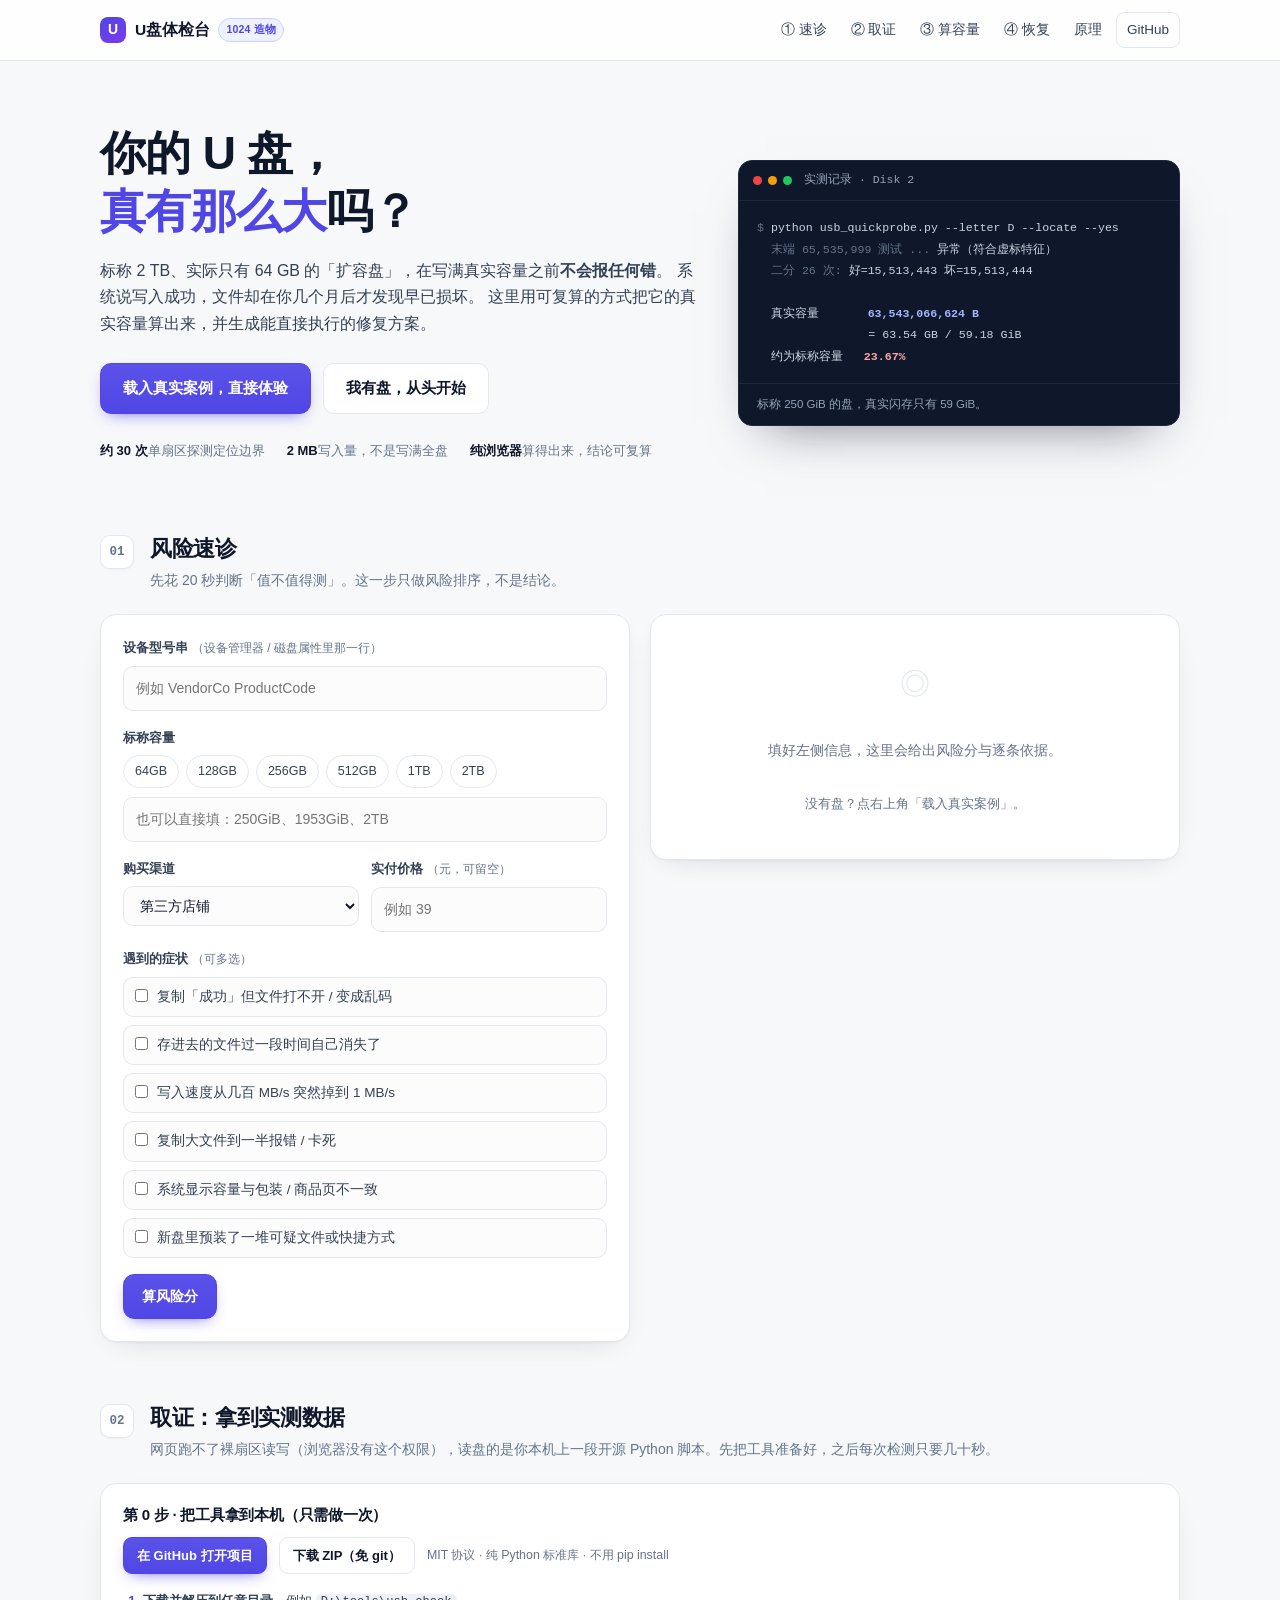
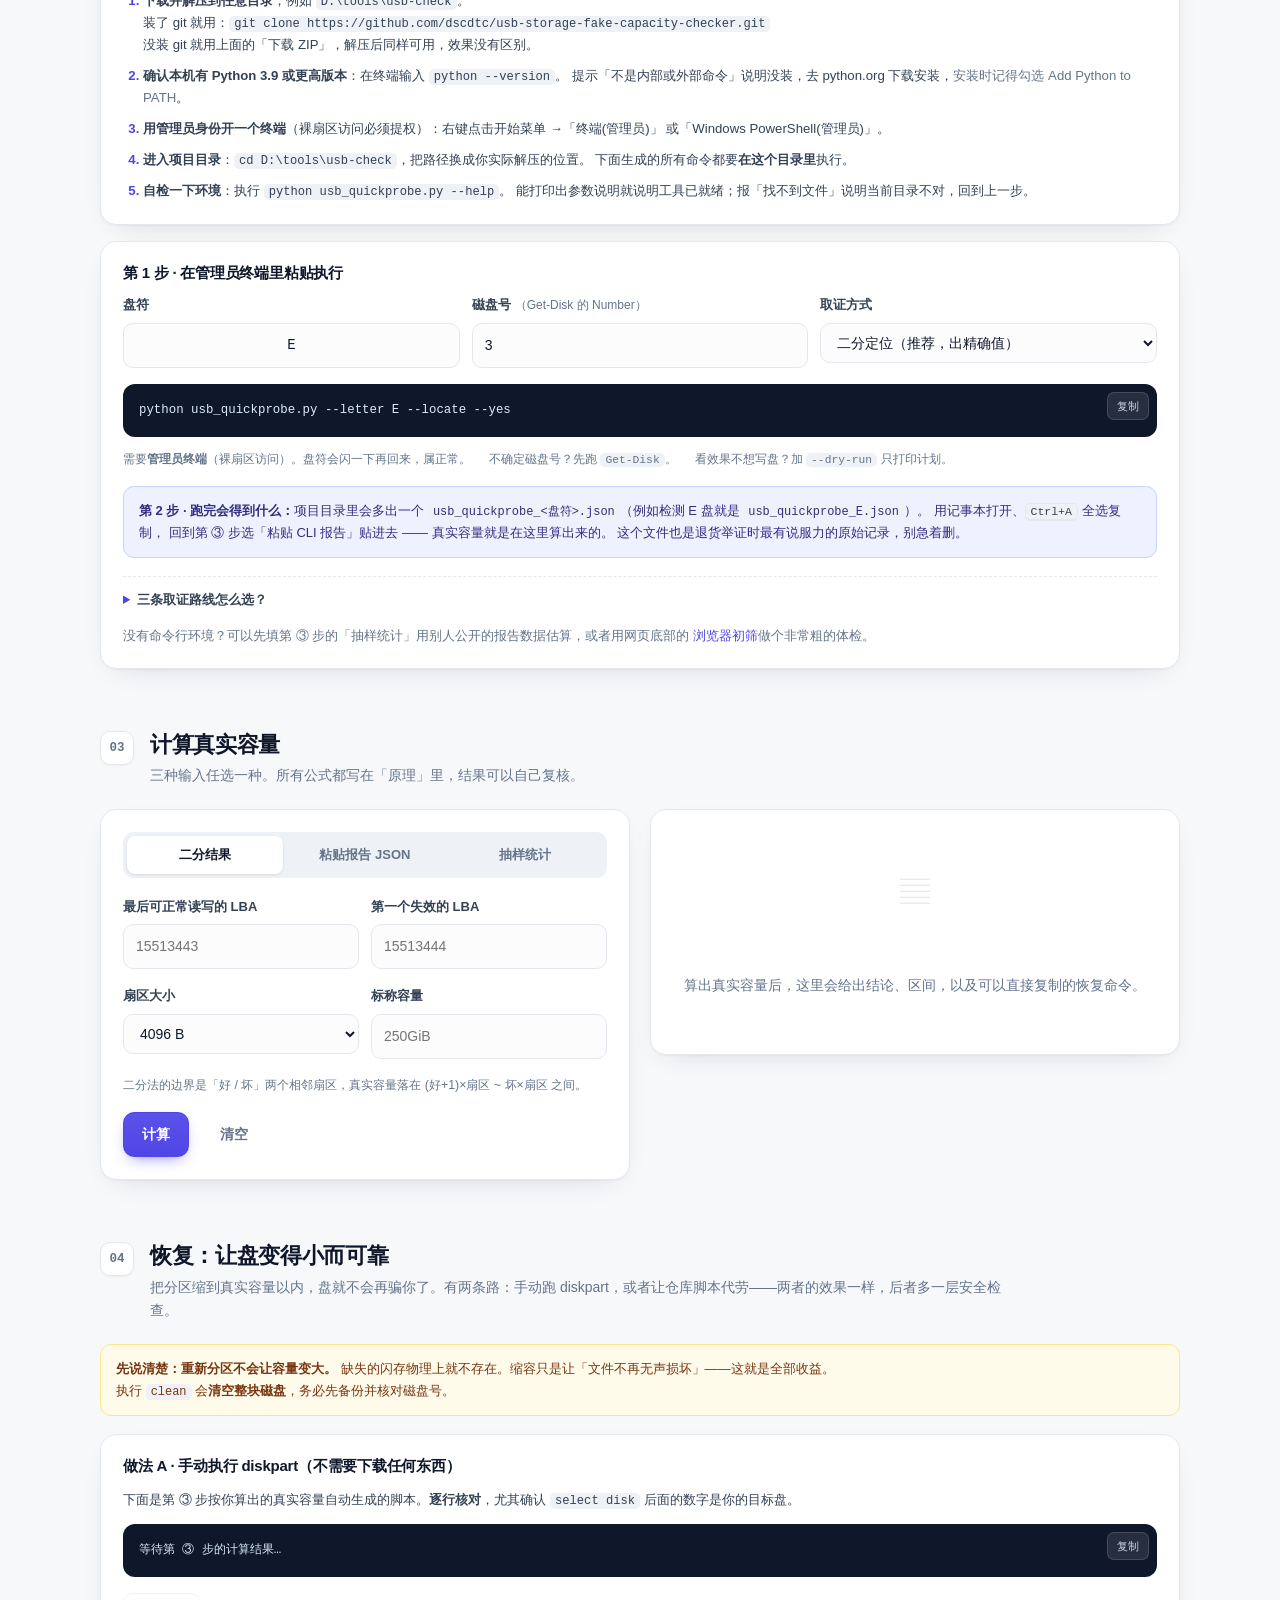
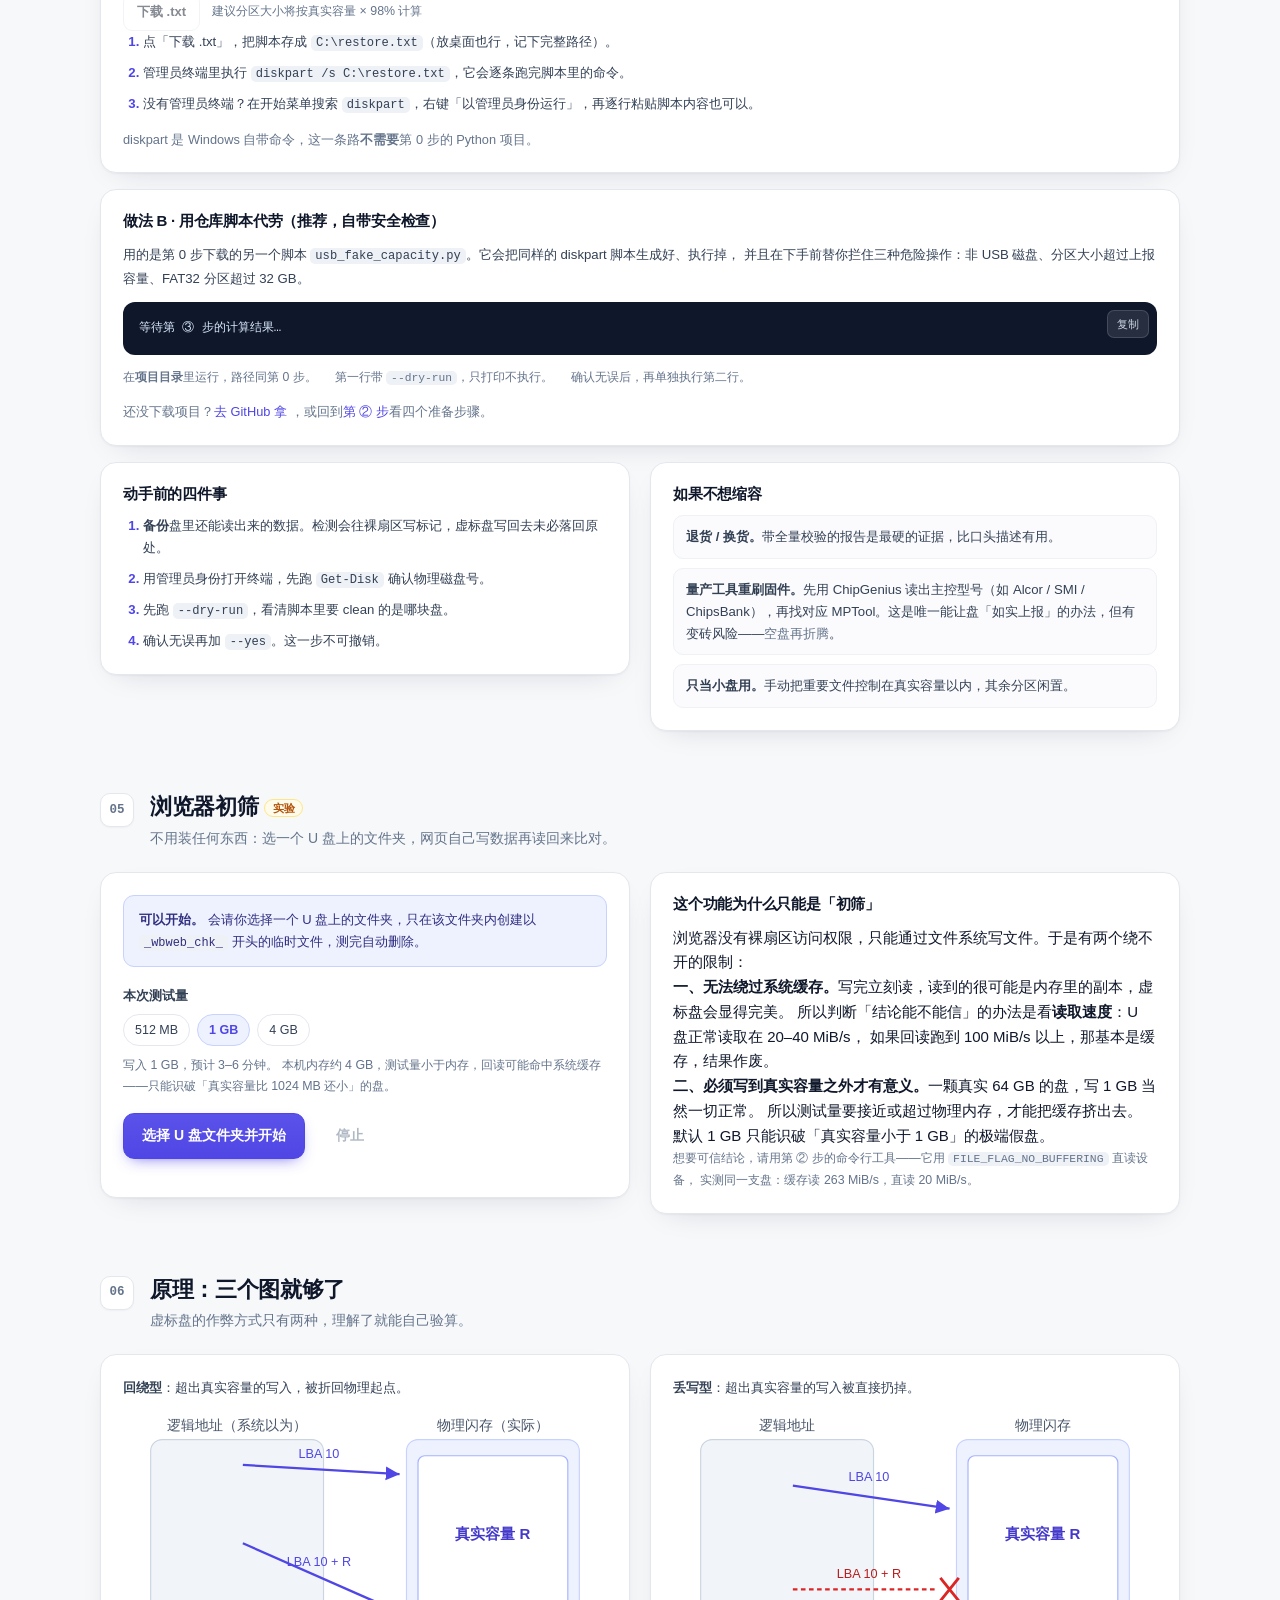
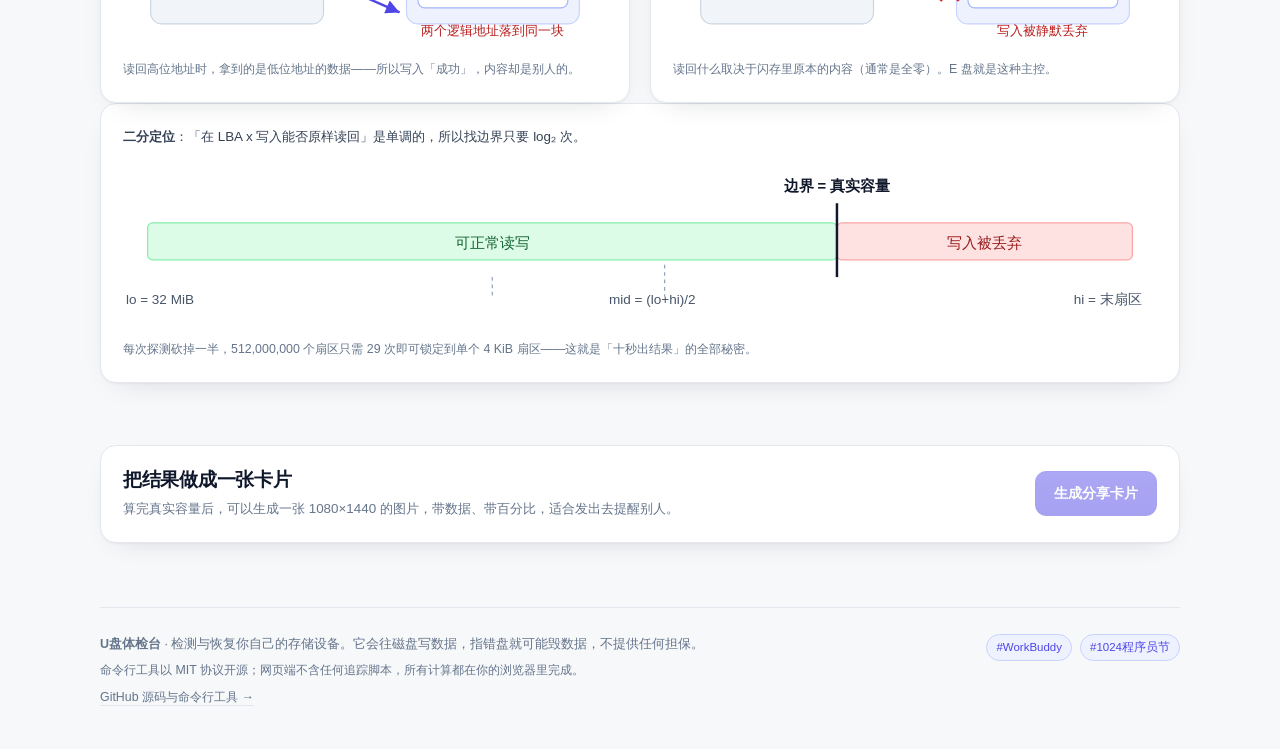
<file: web/index.html>
<!DOCTYPE html>
<html lang="zh-CN">
<head>
<meta charset="utf-8">
<meta name="viewport" content="width=device-width, initial-scale=1">
<title>U盘体检台 · 测出扩容盘的真实容量</title>
<meta name="description" content="标称 2TB 实际 64GB 的扩容 U 盘在你写满之前不会报错。速诊风险、生成取证命令、计算真实容量、生成恢复方案。">
<link rel="stylesheet" href="styles.css">
<link rel="icon" href="data:image/svg+xml,<svg xmlns='http://www.w3.org/2000/svg' viewBox='0 0 32 32'><text y='25' font-size='26'>🔍</text></svg>">
</head>
<body>

<header class="topbar">
  <div class="wrap topbar-inner">
    <a class="brand" href="#top">
      <span class="brand-mark">U</span>
      <span class="brand-name">U盘体检台</span>
      <span class="brand-badge">1024 造物</span>
    </a>
    <nav class="nav">
      <a href="#diagnose">① 速诊</a>
      <a href="#measure">② 取证</a>
      <a href="#calc">③ 算容量</a>
      <a href="#restore">④ 恢复</a>
      <a href="#how">原理</a>
      <a id="repoLink" class="nav-ghost" href="#" hidden>GitHub</a>
    </nav>
  </div>
</header>

<main id="top">

  <!-- ============ HERO ============ -->
  <section class="hero wrap">
    <div class="hero-copy">
      <h1>你的 U 盘，<br><span class="hl">真有那么大</span>吗？</h1>
      <p class="lede">
        标称 2 TB、实际只有 64 GB 的「扩容盘」，在写满真实容量之前<strong>不会报任何错</strong>。
        系统说写入成功，文件却在你几个月后才发现早已损坏。
        这里用可复算的方式把它的真实容量算出来，并生成能直接执行的修复方案。
      </p>
      <div class="hero-actions">
        <button id="demoBtn" class="btn btn-primary btn-lg">载入真实案例，直接体验</button>
        <a class="btn btn-lg" href="#diagnose">我有盘，从头开始</a>
      </div>
      <ul class="facts">
        <li><b>约 30 次</b>单扇区探测定位边界</li>
        <li><b>2 MB</b>写入量，不是写满全盘</li>
        <li><b>纯浏览器</b>算得出来，结论可复算</li>
      </ul>
    </div>
    <aside class="hero-card">
      <div class="hc-head">
        <span class="dot dot-red"></span><span class="dot dot-amber"></span><span class="dot dot-green"></span>
        <span class="hc-title">实测记录 · Disk 2</span>
      </div>
      <pre class="hc-code"><span class="c-dim">$</span> python usb_quickprobe.py --letter D --locate --yes
  <span class="c-dim">末端 65,535,999 测试 ...</span> 异常（符合虚标特征）
  <span class="c-dim">二分 26 次:</span> 好=15,513,443 坏=15,513,444

  真实容量       <span class="c-key">63,543,066,624 B</span>
                = 63.54 GB / 59.18 GiB
  约为标称容量   <span class="c-bad">23.67%</span></pre>
      <div class="hc-foot">标称 250 GiB 的盘，真实闪存只有 59 GiB。</div>
    </aside>
  </section>

  <!-- ============ ① 速诊 ============ -->
  <section id="diagnose" class="section wrap">
    <div class="sec-head">
      <span class="sec-num">01</span>
      <div>
        <h2>风险速诊</h2>
        <p>先花 20 秒判断「值不值得测」。这一步只做风险排序，<em>不是结论</em>。</p>
      </div>
    </div>

    <div class="grid-2">
      <div class="card form">
        <label class="field">
          <span class="label">设备型号串<em>（设备管理器 / 磁盘属性里那一行）</em></span>
          <input id="dModel" type="text" placeholder="例如 VendorCo ProductCode" list="modelHints" autocomplete="off">
          <datalist id="modelHints">
            <option value="VendorCo ProductCode"></option>
            <option value="Flash Disk 3.0"></option>
            <option value="General UDisk"></option>
            <option value="USB DISK 2.0"></option>
            <option value="Mass Storage Device"></option>
          </datalist>
        </label>

        <div class="field">
          <span class="label">标称容量</span>
          <div class="chips" id="capChips">
            <button type="button" data-cap="64GB">64GB</button>
            <button type="button" data-cap="128GB">128GB</button>
            <button type="button" data-cap="256GB">256GB</button>
            <button type="button" data-cap="512GB">512GB</button>
            <button type="button" data-cap="1TB">1TB</button>
            <button type="button" data-cap="2TB">2TB</button>
          </div>
          <input id="dCap" type="text" placeholder="也可以直接填：250GiB、1953GiB、2TB" autocomplete="off">
        </div>

        <div class="grid-2 tight">
          <label class="field">
            <span class="label">购买渠道</span>
            <select id="dChannel">
              <option value="brand">品牌官方 / 电商自营</option>
              <option value="third" selected>第三方店铺</option>
              <option value="used">二手 / 个人</option>
              <option value="gift">赠品 / 来源不明</option>
            </select>
          </label>
          <label class="field">
            <span class="label">实付价格<em>（元，可留空）</em></span>
            <input id="dPrice" type="number" min="0" step="1" placeholder="例如 39">
          </label>
        </div>

        <div class="field">
          <span class="label">遇到的症状<em>（可多选）</em></span>
          <div class="checks" id="dSymptoms">
            <label><input type="checkbox" value="corrupt" data-w="35"><span>复制「成功」但文件打不开 / 变成乱码</span></label>
            <label><input type="checkbox" value="vanish" data-w="40"><span>存进去的文件过一段时间自己消失了</span></label>
            <label><input type="checkbox" value="slow" data-w="20"><span>写入速度从几百 MB/s 突然掉到 1 MB/s</span></label>
            <label><input type="checkbox" value="fail" data-w="10"><span>复制大文件到一半报错 / 卡死</span></label>
            <label><input type="checkbox" value="mismatch" data-w="25"><span>系统显示容量与包装 / 商品页不一致</span></label>
            <label><input type="checkbox" value="preload" data-w="15"><span>新盘里预装了一堆可疑文件或快捷方式</span></label>
          </div>
        </div>

        <button id="dRun" class="btn btn-primary">算风险分</button>
      </div>

      <div class="card result-card" id="dResult">
        <div class="empty-state" id="dEmpty">
          <div class="empty-icon">◎</div>
          <p>填好左侧信息，这里会给出风险分与逐条依据。</p>
          <p class="muted">没有盘？点右上角「载入真实案例」。</p>
        </div>
        <div id="dOut" hidden></div>
      </div>
    </div>
  </section>

  <!-- ============ ② 取证 ============ -->
  <section id="measure" class="section wrap">
    <div class="sec-head">
      <span class="sec-num">02</span>
      <div>
        <h2>取证：拿到实测数据</h2>
        <p>网页跑不了裸扇区读写（浏览器没有这个权限），读盘的是你本机上一段开源 Python 脚本。先把工具准备好，之后每次检测只要几十秒。</p>
      </div>
    </div>

    <div class="card">
      <h3 class="card-title">第 0 步 · 把工具拿到本机（只需做一次）</h3>
      <div class="row-2 mb">
        <a class="btn btn-primary btn-sm" href="https://github.com/dscdtc/usb-storage-fake-capacity-checker" target="_blank" rel="noopener">在 GitHub 打开项目</a>
        <a class="btn btn-sm" href="https://github.com/dscdtc/usb-storage-fake-capacity-checker/archive/refs/heads/main.zip" target="_blank" rel="noopener">下载 ZIP（免 git）</a>
        <span class="micro">MIT 协议 · 纯 Python 标准库 · 不用 pip install</span>
      </div>

      <ol class="steps">
        <li>
          <b>下载并解压到任意目录</b>，例如 <code>D:\tools\usb-check</code>。<br>
          装了 git 就用：<code>git clone https://github.com/dscdtc/usb-storage-fake-capacity-checker.git</code><br>
          没装 git 就用上面的「下载 ZIP」，解压后同样可用，效果没有区别。
        </li>
        <li>
          <b>确认本机有 Python 3.9 或更高版本</b>：在终端输入 <code>python --version</code>。
          提示「不是内部或外部命令」说明没装，去 python.org 下载安装，<em>安装时记得勾选 Add Python to PATH</em>。
        </li>
        <li>
          <b>用管理员身份开一个终端</b>（裸扇区访问必须提权）：右键点击开始菜单 →「终端(管理员)」
          或「Windows PowerShell(管理员)」。
        </li>
        <li>
          <b>进入项目目录</b>：<code>cd D:\tools\usb-check</code>，把路径换成你实际解压的位置。
          下面生成的所有命令都要<strong>在这个目录里</strong>执行。
        </li>
        <li>
          <b>自检一下环境</b>：执行 <code>python usb_quickprobe.py --help</code>。
          能打印出参数说明就说明工具已就绪；报「找不到文件」说明当前目录不对，回到上一步。
        </li>
      </ol>
    </div>

    <div class="card mt">
      <h3 class="card-title">第 1 步 · 在管理员终端里粘贴执行</h3>
      <div class="grid-3 tight">
        <label class="field">
          <span class="label">盘符</span>
          <input id="mLetter" type="text" maxlength="1" value="E" autocomplete="off">
        </label>
        <label class="field">
          <span class="label">磁盘号<em>（Get-Disk 的 Number）</em></span>
          <input id="mDisk" type="number" min="0" value="3">
        </label>
        <label class="field">
          <span class="label">取证方式</span>
          <select id="mMode">
            <option value="locate">二分定位（推荐，出精确值）</option>
            <option value="probe">随机抽样（先判真假）</option>
            <option value="full">全量写满（最严谨，最慢）</option>
          </select>
        </label>
      </div>

      <div class="codeblock">
        <button class="copy-btn" data-copy="mCmd">复制</button>
        <pre id="mCmd"></pre>
      </div>

      <div class="hint-row">
        <span class="hint">需要<strong>管理员终端</strong>（裸扇区访问）。盘符会闪一下再回来，属正常。</span>
        <span class="hint">不确定磁盘号？先跑 <code>Get-Disk</code>。</span>
        <span class="hint">看效果不想写盘？加 <code>--dry-run</code> 只打印计划。</span>
      </div>

      <div class="alert alert-info mt">
        <strong>第 2 步 · 跑完会得到什么：</strong>项目目录里会多出一个
        <code>usb_quickprobe_&lt;盘符&gt;.json</code>（例如检测 E 盘就是 <code>usb_quickprobe_E.json</code>）。
        用记事本打开、<kbd>Ctrl+A</kbd> 全选复制，
        回到第 ③ 步选「粘贴 CLI 报告」贴进去 —— 真实容量就是在这里算出来的。
        这个文件也是退货举证时最有说服力的原始记录，别急着删。
      </div>

      <details class="fold">
        <summary>三条取证路线怎么选？</summary>
        <div class="table-wrap">
          <table>
            <thead><tr><th>方式</th><th>写入量</th><th>耗时</th><th>能给出什么</th></tr></thead>
            <tbody>
              <tr><td>二分定位</td><td>约 30 个扇区</td><td>10 秒</td><td>精确到 4 KiB 的真实容量</td></tr>
              <tr><td>随机抽样</td><td>约 2 MB</td><td>1–3 分钟</td><td>真假判定 + 粗估容量</td></tr>
              <tr><td>全量写满</td><td>整个标称容量</td><td>几十小时</td><td>逐字节证明，可用于退货举证</td></tr>
            </tbody>
          </table>
        </div>
      </details>

      <p class="note">
        没有命令行环境？可以先填第 ③ 步的「抽样统计」用别人公开的报告数据估算，或者用网页底部的
        <a href="#browser">浏览器初筛</a>做个非常粗的体检。
      </p>
    </div>
  </section>

  <!-- ============ ③ 算容量 ============ -->
  <section id="calc" class="section wrap">
    <div class="sec-head">
      <span class="sec-num">03</span>
      <div>
        <h2>计算真实容量</h2>
        <p>三种输入任选一种。所有公式都写在「原理」里，结果可以自己复核。</p>
      </div>
    </div>

    <div class="grid-2">
      <div class="card">
        <div class="tabs" id="calcTabs">
          <button class="tab is-on" data-tab="lba">二分结果</button>
          <button class="tab" data-tab="json">粘贴报告 JSON</button>
          <button class="tab" data-tab="sample">抽样统计</button>
        </div>

        <!-- tab: lba -->
        <div class="tabpane is-on" data-pane="lba">
          <div class="grid-2 tight">
            <label class="field">
              <span class="label">最后可正常读写的 LBA</span>
              <input id="cGood" type="number" min="0" placeholder="15513443">
            </label>
            <label class="field">
              <span class="label">第一个失效的 LBA</span>
              <input id="cBad" type="number" min="0" placeholder="15513444">
            </label>
          </div>
          <div class="grid-2 tight">
            <label class="field">
              <span class="label">扇区大小</span>
              <select id="cSector">
                <option value="4096" selected>4096 B</option>
                <option value="512">512 B</option>
              </select>
            </label>
            <label class="field">
              <span class="label">标称容量</span>
              <input id="cNominal1" type="text" placeholder="250GiB">
            </label>
          </div>
          <p class="micro">二分法的边界是「好 / 坏」两个相邻扇区，真实容量落在 (好+1)×扇区 ~ 坏×扇区 之间。</p>
        </div>

        <!-- tab: json -->
        <div class="tabpane" data-pane="json">
          <label class="field">
            <span class="label">把 <code>usb_quickprobe_*.json</code> 的内容粘进来</span>
            <textarea id="cJson" rows="8" placeholder='{"上报容量": 268435456000, "最大成功LBA": 15513443, "首个异常LBA": 15513444, ...}'></textarea>
          </label>
          <div class="row-2">
            <button id="cReadFile" class="btn btn-sm">选择 JSON 文件</button>
            <input id="cFile" type="file" accept=".json,application/json" hidden>
            <span class="micro">报告是第 ② 步跑完后生成在项目目录里的文件，两个脚本的格式都认（抽样 / 二分）。</span>
          </div>
        </div>

        <!-- tab: sample -->
        <div class="tabpane" data-pane="sample">
          <div class="grid-2 tight">
            <label class="field">
              <span class="label">抽样扇区总数</span>
              <input id="sTotal" type="number" min="1" placeholder="514">
            </label>
            <label class="field">
              <span class="label">其中读到自己的标记</span>
              <input id="sOk" type="number" min="0" placeholder="13">
            </label>
          </div>
          <label class="field">
            <span class="label">标称容量</span>
            <input id="cNominal2" type="text" placeholder="2TB">
          </label>
          <p class="micro">
            命中率 ≈ 真实容量 / 标称容量。用 Wilson 区间给出 95% 置信范围——样本只有十几个时，
            这个区间会很宽，这正是它诚实的表现。
          </p>
        </div>

        <div class="row-2 mt">
          <button id="cRun" class="btn btn-primary">计算</button>
          <button id="cReset" class="btn btn-ghost">清空</button>
        </div>
      </div>

      <div class="card result-card" id="cResult">
        <div class="empty-state" id="cEmpty">
          <div class="empty-icon">▤</div>
          <p>算出真实容量后，这里会给出结论、区间，以及可以直接复制的恢复命令。</p>
        </div>
        <div id="cOut" hidden></div>
      </div>
    </div>
  </section>

  <!-- ============ ④ 恢复 ============ -->
  <section id="restore" class="section wrap">
    <div class="sec-head">
      <span class="sec-num">04</span>
      <div>
        <h2>恢复：让盘变得小而可靠</h2>
        <p>把分区缩到真实容量以内，盘就不会再骗你了。有两条路：手动跑 diskpart，或者让仓库脚本代劳——两者的效果一样，后者多一层安全检查。</p>
      </div>
    </div>

    <div class="alert alert-warn">
      <strong>先说清楚：重新分区不会让容量变大。</strong>
      缺失的闪存物理上就不存在。缩容只是让「文件不再无声损坏」——这就是全部收益。
      <br>执行 <code>clean</code> 会<strong>清空整块磁盘</strong>，务必先备份并核对磁盘号。
    </div>

    <div class="card">
      <h3 class="card-title">做法 A · 手动执行 diskpart（不需要下载任何东西）</h3>
      <p class="prose-sm">下面是第 ③ 步按你算出的真实容量自动生成的脚本。<strong>逐行核对</strong>，尤其确认 <code>select disk</code> 后面的数字是你的目标盘。</p>
      <div class="codeblock">
        <button class="copy-btn" data-copy="rScript">复制</button>
        <pre id="rScript">等待第 ③ 步的计算结果…</pre>
      </div>
      <div class="row-2 mt">
        <button id="rDownload" class="btn btn-sm" disabled>下载 .txt</button>
        <span class="micro" id="rMeta">建议分区大小将按真实容量 × 98% 计算</span>
      </div>

      <ol class="steps mt">
        <li>点「下载 .txt」，把脚本存成 <code>C:\restore.txt</code>（放桌面也行，记下完整路径）。</li>
        <li>管理员终端里执行 <code>diskpart /s C:\restore.txt</code>，它会逐条跑完脚本里的命令。</li>
        <li>没有管理员终端？在开始菜单搜索 <code>diskpart</code>，右键「以管理员身份运行」，再逐行粘贴脚本内容也可以。</li>
      </ol>
      <p class="note">diskpart 是 Windows 自带命令，这一条路<strong>不需要</strong>第 0 步的 Python 项目。</p>
    </div>

    <div class="card mt">
      <h3 class="card-title">做法 B · 用仓库脚本代劳（推荐，自带安全检查）</h3>
      <p class="prose-sm">
        用的是第 0 步下载的另一个脚本 <code>usb_fake_capacity.py</code>。它会把同样的 diskpart 脚本生成好、执行掉，
        并且在下手前替你拦住三种危险操作：非 USB 磁盘、分区大小超过上报容量、FAT32 分区超过 32 GB。
      </p>
      <div class="codeblock">
        <button class="copy-btn" data-copy="rCmd">复制</button>
        <pre id="rCmd">等待第 ③ 步的计算结果…</pre>
      </div>
      <div class="hint-row">
        <span class="hint">在<strong>项目目录</strong>里运行，路径同第 0 步。</span>
        <span class="hint">第一行带 <code>--dry-run</code>，只打印不执行。</span>
        <span class="hint">确认无误后，再单独执行第二行。</span>
      </div>
      <p class="note">
        还没下载项目？<a href="https://github.com/dscdtc/usb-storage-fake-capacity-checker" target="_blank" rel="noopener">去 GitHub 拿</a>
        ，或回到<a href="#measure">第 ② 步</a>看四个准备步骤。
      </p>
    </div>

    <div class="grid-2 mt">
      <div class="card">
        <h3 class="card-title">动手前的四件事</h3>
        <ol class="steps">
          <li><b>备份</b>盘里还能读出来的数据。检测会往裸扇区写标记，虚标盘写回去未必落回原处。</li>
          <li>用管理员身份打开终端，先跑 <code>Get-Disk</code> 确认物理磁盘号。</li>
          <li>先跑 <code>--dry-run</code>，看清脚本里要 clean 的是哪块盘。</li>
          <li>确认无误再加 <code>--yes</code>。这一步不可撤销。</li>
        </ol>
      </div>
      <div class="card">
        <h3 class="card-title">如果不想缩容</h3>
        <ul class="plain">
          <li><b>退货 / 换货。</b>带全量校验的报告是最硬的证据，比口头描述有用。</li>
          <li><b>量产工具重刷固件。</b>先用 ChipGenius 读出主控型号（如 Alcor / SMI / ChipsBank），再找对应 MPTool。这是唯一能让盘「如实上报」的办法，但有变砖风险——<em>空盘再折腾</em>。</li>
          <li><b>只当小盘用。</b>手动把重要文件控制在真实容量以内，其余分区闲置。</li>
        </ul>
      </div>
    </div>
  </section>

  <!-- ============ 浏览器初筛 ============ -->
  <section id="browser" class="section wrap">
    <div class="sec-head">
      <span class="sec-num">05</span>
      <div>
        <h2>浏览器初筛 <span class="pill pill-beta">实验</span></h2>
        <p>不用装任何东西：选一个 U 盘上的文件夹，网页自己写数据再读回来比对。</p>
      </div>
    </div>

    <div class="grid-2">
      <div class="card">
        <div class="alert alert-info" id="fsaSupport">
          正在检查浏览器能力…
        </div>

        <label class="field">
          <span class="label">本次测试量</span>
          <div class="chips" id="bSizeChips">
            <button type="button" data-mb="512">512 MB</button>
            <button type="button" data-mb="1024" class="is-on">1 GB</button>
            <button type="button" data-mb="4096">4 GB</button>
          </div>
          <p class="micro" id="bSizeHint">测试量越大，结论越可信，也越慢。</p>
        </label>

        <div class="row-2">
          <button id="bStart" class="btn btn-primary">选择 U 盘文件夹并开始</button>
          <button id="bStop" class="btn btn-ghost" disabled>停止</button>
        </div>

        <div class="progress mt" id="bProgWrap" hidden>
          <div class="progress-bar"><span id="bBar"></span></div>
          <div class="progress-meta"><span id="bPhase">准备中</span><span id="bStat"></span></div>
        </div>

        <pre id="bLog" class="log" hidden></pre>
        <div id="bVerdict" class="mt"></div>
      </div>

      <div class="card prose">
        <h3 class="card-title">这个功能为什么只能是「初筛」</h3>
        <p>
          浏览器没有裸扇区访问权限，只能通过文件系统写文件。于是有两个绕不开的限制：
        </p>
        <p>
          <b>一、无法绕过系统缓存。</b>写完立刻读，读到的很可能是内存里的副本，虚标盘会显得完美。
          所以判断「结论能不能信」的办法是看<strong>读取速度</strong>：U 盘正常读取在 20–40 MiB/s，
          如果回读跑到 100 MiB/s 以上，那基本是缓存，结果作废。
        </p>
        <p>
          <b>二、必须写到真实容量之外才有意义。</b>一颗真实 64 GB 的盘，写 1 GB 当然一切正常。
          所以测试量要接近或超过物理内存，才能把缓存挤出去。默认 1 GB 只能识破「真实容量小于 1 GB」的极端假盘。
        </p>
        <p class="micro">
          想要可信结论，请用第 ② 步的命令行工具——它用 <code>FILE_FLAG_NO_BUFFERING</code> 直读设备，
          实测同一支盘：缓存读 263 MiB/s，直读 20 MiB/s。
        </p>
      </div>
    </div>
  </section>

  <!-- ============ 原理 ============ -->
  <section id="how" class="section wrap">
    <div class="sec-head">
      <span class="sec-num">06</span>
      <div>
        <h2>原理：三个图就够了</h2>
        <p>虚标盘的作弊方式只有两种，理解了就能自己验算。</p>
      </div>
    </div>

    <div class="grid-2">
      <figure class="card fig">
        <figcaption><b>回绕型</b>：超出真实容量的写入，被折回物理起点。</figcaption>
        <svg viewBox="0 0 420 220" role="img" aria-label="回绕型地址映射示意图">
          <defs>
            <marker id="ar1" markerWidth="8" markerHeight="8" refX="6" refY="3" orient="auto">
              <path d="M0,0 L6,3 L0,6 Z" fill="#4f46e5"/>
            </marker>
          </defs>
          <rect x="24" y="30" width="150" height="160" rx="10" fill="#f1f5f9" stroke="#cbd5e1"/>
          <text x="99" y="22" text-anchor="middle" font-size="12" fill="#475569">逻辑地址（系统以为）</text>
          <rect x="246" y="30" width="150" height="160" rx="10" fill="#eef2ff" stroke="#c7d2fe"/>
          <text x="321" y="22" text-anchor="middle" font-size="12" fill="#475569">物理闪存（实际）</text>
          <rect x="256" y="44" width="130" height="132" rx="6" fill="#fff" stroke="#a5b4fc"/>
          <text x="321" y="116" text-anchor="middle" font-size="13" font-weight="700" fill="#4338ca">真实容量 R</text>
          <line x1="104" y1="52" x2="240" y2="60" stroke="#4f46e5" stroke-width="2" marker-end="url(#ar1)"/>
          <text x="170" y="46" text-anchor="middle" font-size="11" fill="#4f46e5">LBA 10</text>
          <line x1="104" y1="120" x2="240" y2="180" stroke="#4f46e5" stroke-width="2" marker-end="url(#ar1)"/>
          <text x="170" y="140" text-anchor="middle" font-size="11" fill="#4f46e5">LBA 10 + R</text>
          <text x="321" y="200" text-anchor="middle" font-size="11" fill="#b91c1c">两个逻辑地址落到同一块</text>
        </svg>
        <p class="micro">读回高位地址时，拿到的是低位地址的数据——所以写入「成功」，内容却是别人的。</p>
      </figure>

      <figure class="card fig">
        <figcaption><b>丢写型</b>：超出真实容量的写入被直接扔掉。</figcaption>
        <svg viewBox="0 0 420 220" role="img" aria-label="丢写型示意图">
          <rect x="24" y="30" width="150" height="160" rx="10" fill="#f1f5f9" stroke="#cbd5e1"/>
          <text x="99" y="22" text-anchor="middle" font-size="12" fill="#475569">逻辑地址</text>
          <rect x="246" y="30" width="150" height="160" rx="10" fill="#eef2ff" stroke="#c7d2fe"/>
          <text x="321" y="22" text-anchor="middle" font-size="12" fill="#475569">物理闪存</text>
          <rect x="256" y="44" width="130" height="132" rx="6" fill="#fff" stroke="#a5b4fc"/>
          <text x="321" y="116" text-anchor="middle" font-size="13" font-weight="700" fill="#4338ca">真实容量 R</text>
          <line x1="104" y1="70" x2="240" y2="90" stroke="#4f46e5" stroke-width="2" marker-end="url(#ar1)"/>
          <text x="170" y="66" text-anchor="middle" font-size="11" fill="#4f46e5">LBA 10</text>
          <line x1="104" y1="160" x2="228" y2="160" stroke="#dc2626" stroke-width="2" stroke-dasharray="4 3"/>
          <path d="M232 150 L248 170 M248 150 L232 170" stroke="#dc2626" stroke-width="2.5"/>
          <text x="170" y="150" text-anchor="middle" font-size="11" fill="#b91c1c">LBA 10 + R</text>
          <text x="321" y="200" text-anchor="middle" font-size="11" fill="#b91c1c">写入被静默丢弃</text>
        </svg>
        <p class="micro">读回什么取决于闪存里原本的内容（通常是全零）。E 盘就是这种主控。</p>
      </figure>
    </div>

    <div class="card fig mt">
      <figcaption><b>二分定位</b>：「在 LBA x 写入能否原样读回」是单调的，所以找边界只要 log₂ 次。</figcaption>
      <svg viewBox="0 0 840 150" role="img" aria-label="二分查找容量边界示意图">
        <rect x="20" y="56" width="560" height="30" rx="4" fill="#dcfce7" stroke="#86efac"/>
        <rect x="580" y="56" width="240" height="30" rx="4" fill="#fee2e2" stroke="#fca5a5"/>
        <text x="300" y="76" text-anchor="middle" font-size="12" fill="#166534">可正常读写</text>
        <text x="700" y="76" text-anchor="middle" font-size="12" fill="#991b1b">写入被丢弃</text>
        <line x1="580" y1="40" x2="580" y2="100" stroke="#0f172a" stroke-width="2"/>
        <text x="580" y="30" text-anchor="middle" font-size="12" font-weight="700" fill="#0f172a">边界 = 真实容量</text>
        <g font-size="11" fill="#475569" text-anchor="middle">
          <text x="30" y="122">lo = 32 MiB</text>
          <text x="430" y="122">mid = (lo+hi)/2</text>
          <text x="800" y="122">hi = 末扇区</text>
        </g>
        <g stroke="#94a3b8" stroke-dasharray="3 3">
          <line x1="300" y1="100" x2="300" y2="116"/>
          <line x1="440" y1="90" x2="440" y2="116"/>
        </g>
      </svg>
      <p class="micro">
        每次探测砍掉一半，512,000,000 个扇区只需 29 次即可锁定到单个 4 KiB 扇区——这就是「十秒出结果」的全部秘密。
      </p>
    </div>
  </section>

  <!-- ============ 分享卡 ============ -->
  <section class="section wrap">
    <div class="card cta-card">
      <div>
        <h2>把结果做成一张卡片</h2>
        <p>算完真实容量后，可以生成一张 1080×1440 的图片，带数据、带百分比，适合发出去提醒别人。</p>
      </div>
      <button id="shareBtn" class="btn btn-primary" disabled>生成分享卡片</button>
    </div>
    <div id="shareWrap" class="share-wrap" hidden>
      <canvas id="shareCanvas" width="1080" height="1440"></canvas>
      <img id="shareImg" class="share-img" alt="U盘真实容量分享卡片" hidden>
      <p id="shareHint" class="micro share-hint" hidden>长按上面的图片即可保存到相册</p>
      <div class="share-actions">
        <button id="shareDl" class="btn btn-primary">下载 PNG</button>
        <button id="shareClose" class="btn btn-ghost">收起</button>
      </div>
    </div>
  </section>

  <footer class="footer wrap">
    <div>
      <p><b>U盘体检台</b> · 检测与恢复你自己的存储设备。它会往磁盘写数据，指错盘就可能毁数据，不提供任何担保。</p>
      <p class="micro">命令行工具以 MIT 协议开源；网页端不含任何追踪脚本，所有计算都在你的浏览器里完成。</p>
      <p class="micro"><a class="foot-link" href="https://github.com/dscdtc/usb-storage-fake-capacity-checker" target="_blank" rel="noopener">GitHub 源码与命令行工具 →</a></p>
    </div>
    <div class="foot-tags">
      <span>#WorkBuddy</span><span>#1024程序员节</span>
    </div>
  </footer>
</main>

<script src="app.js"></script>
</body>
</html>
</file>
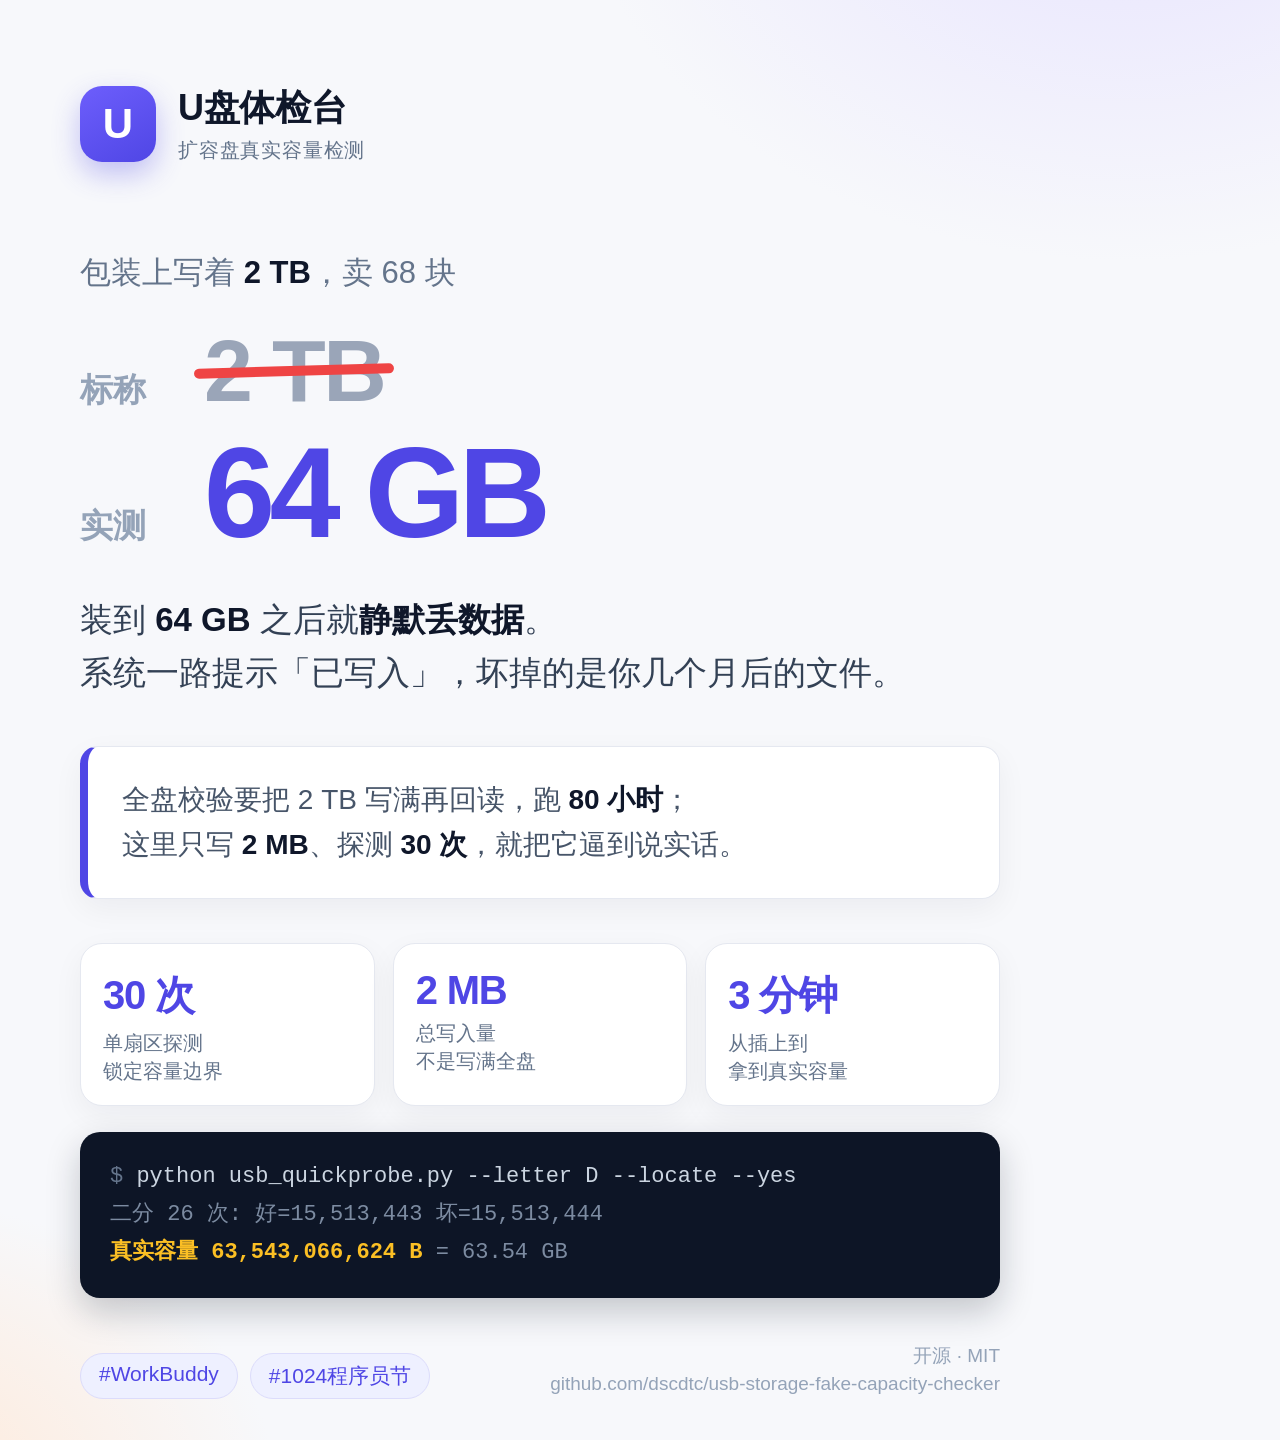
<file: design/xhs-cover.html>
<!DOCTYPE html>
<html lang="zh-CN"><head><meta charset="utf-8">
<style>
  * { margin: 0; padding: 0; box-sizing: border-box; }
  body {
    width: 1080px; height: 1440px; overflow: hidden;
    font-family: "PingFang SC", "Microsoft YaHei", "Noto Sans SC", sans-serif;
    background:
      radial-gradient(900px 700px at 88% -12%, #e6e2ff 0%, rgba(230,226,255,0) 62%),
      radial-gradient(700px 520px at -10% 104%, #ffe8d6 0%, rgba(255,232,214,0) 58%),
      #f7f8fb;
    color: #0f172a;
    display: flex; flex-direction: column;
    padding: 84px 80px 72px;
  }
  .brand { display: flex; align-items: center; gap: 22px; }
  .mark {
    width: 76px; height: 76px; border-radius: 22px; display: grid; place-items: center;
    background: linear-gradient(150deg, #6d5efc, #4f46e5);
    color: #fff; font-size: 42px; font-weight: 800;
    box-shadow: 0 12px 28px rgba(79,70,229,.32);
  }
  .brand-name { font-size: 36px; font-weight: 700; letter-spacing: -.01em; }
  .brand-sub { font-size: 20px; color: #64748b; margin-top: 4px; letter-spacing: .04em; }

  .kicker { margin-top: 88px; font-size: 31px; color: #64748b; }
  .kicker b { color: #0f172a; }

  .claim { margin-top: 26px; }
  .row { display: flex; align-items: baseline; gap: 24px; }
  .row + .row { margin-top: 4px; }
  .label { flex: 0 0 auto; width: 100px; font-size: 33px; font-weight: 600; color: #94a3b8; }
  .fake {
    position: relative; font-size: 88px; font-weight: 700; color: #9aa5b8; letter-spacing: -.03em;
  }
  .fake::after {
    content: ""; position: absolute; left: -10px; right: -10px; top: 50%; height: 10px;
    margin-top: -5px; background: #ef4444; border-radius: 6px; transform: rotate(-1.6deg);
  }
  .real {
    font-size: 128px; font-weight: 800; color: #4f46e5; letter-spacing: -.045em; line-height: 1.05;
  }

  .lead { margin-top: 34px; font-size: 33px; line-height: 1.6; color: #334155; }
  .lead b { color: #0f172a; }

  .quote {
    margin-top: 46px; background: #fff; border: 1px solid #e5e8f0; border-left: 8px solid #4f46e5;
    border-radius: 18px; padding: 30px 34px; font-size: 28px; line-height: 1.62; color: #475569;
    box-shadow: 0 10px 30px rgba(15,23,42,.05);
  }
  .quote b { color: #0f172a; }

  .stats { display: flex; gap: 18px; margin-top: 44px; }
  .stat {
    flex: 1; background: #fff; border: 1px solid #e5e8f0; border-radius: 22px;
    padding: 24px 22px 20px; box-shadow: 0 10px 30px rgba(15,23,42,.05);
  }
  .stat-n { font-size: 40px; font-weight: 800; letter-spacing: -.03em; color: #4f46e5; }
  .stat-t { margin-top: 6px; font-size: 20px; color: #64748b; line-height: 1.42; }

  .term {
    margin-top: 26px; background: #0d1526; border-radius: 20px; padding: 26px 30px;
    font-family: ui-monospace, Menlo, Consolas, monospace; font-size: 22px; line-height: 1.72;
    color: #cbd5e1; box-shadow: 0 14px 34px rgba(13,21,38,.22);
  }
  .term .p { color: #64748b; }
  .term .dim { color: #7c8ba1; }
  .term .res { color: #fbbf24; font-weight: 600; }

  .foot { margin-top: auto; padding-top: 44px; display: flex; align-items: flex-end; justify-content: space-between; }
  .tags { display: flex; gap: 12px; }
  .tags span {
    font-size: 21px; color: #4f46e5; background: #eef0ff; border: 1px solid #dcdcfb;
    padding: 8px 18px; border-radius: 99px;
  }
  .sig { font-size: 19px; color: #94a3b8; text-align: right; line-height: 1.5; }
</style></head>
<body>
  <div class="brand">
    <div class="mark">U</div>
    <div>
      <div class="brand-name">U盘体检台</div>
      <div class="brand-sub">扩容盘真实容量检测</div>
    </div>
  </div>

  <div class="kicker">包装上写着 <b>2 TB</b>，卖 68 块</div>

  <div class="claim">
    <div class="row"><span class="label">标称</span><span class="fake">2 TB</span></div>
    <div class="row"><span class="label">实测</span><span class="real">64 GB</span></div>
  </div>

  <div class="lead">
    装到 <b>64 GB</b> 之后就<b>静默丢数据</b>。<br>
    系统一路提示「已写入」，坏掉的是你几个月后的文件。
  </div>

  <div class="quote">
    全盘校验要把 2 TB 写满再回读，跑 <b>80 小时</b>；<br>
    这里只写 <b>2 MB</b>、探测 <b>30 次</b>，就把它逼到说实话。
  </div>

  <div class="stats">
    <div class="stat"><div class="stat-n">30 次</div><div class="stat-t">单扇区探测<br>锁定容量边界</div></div>
    <div class="stat"><div class="stat-n">2 MB</div><div class="stat-t">总写入量<br>不是写满全盘</div></div>
    <div class="stat"><div class="stat-n">3 分钟</div><div class="stat-t">从插上到<br>拿到真实容量</div></div>
  </div>

  <div class="term">
    <div><span class="p">$</span> python usb_quickprobe.py --letter D --locate --yes</div>
    <div class="dim">二分 26 次: 好=15,513,443 坏=15,513,444</div>
    <div><span class="res">真实容量 63,543,066,624 B</span> <span class="dim">= 63.54 GB</span></div>
  </div>

  <div class="foot">
    <div class="tags"><span>#WorkBuddy</span><span>#1024程序员节</span></div>
    <div class="sig">开源 · MIT<br>github.com/dscdtc/usb-storage-fake-capacity-checker</div>
  </div>
</body></html>
</file>
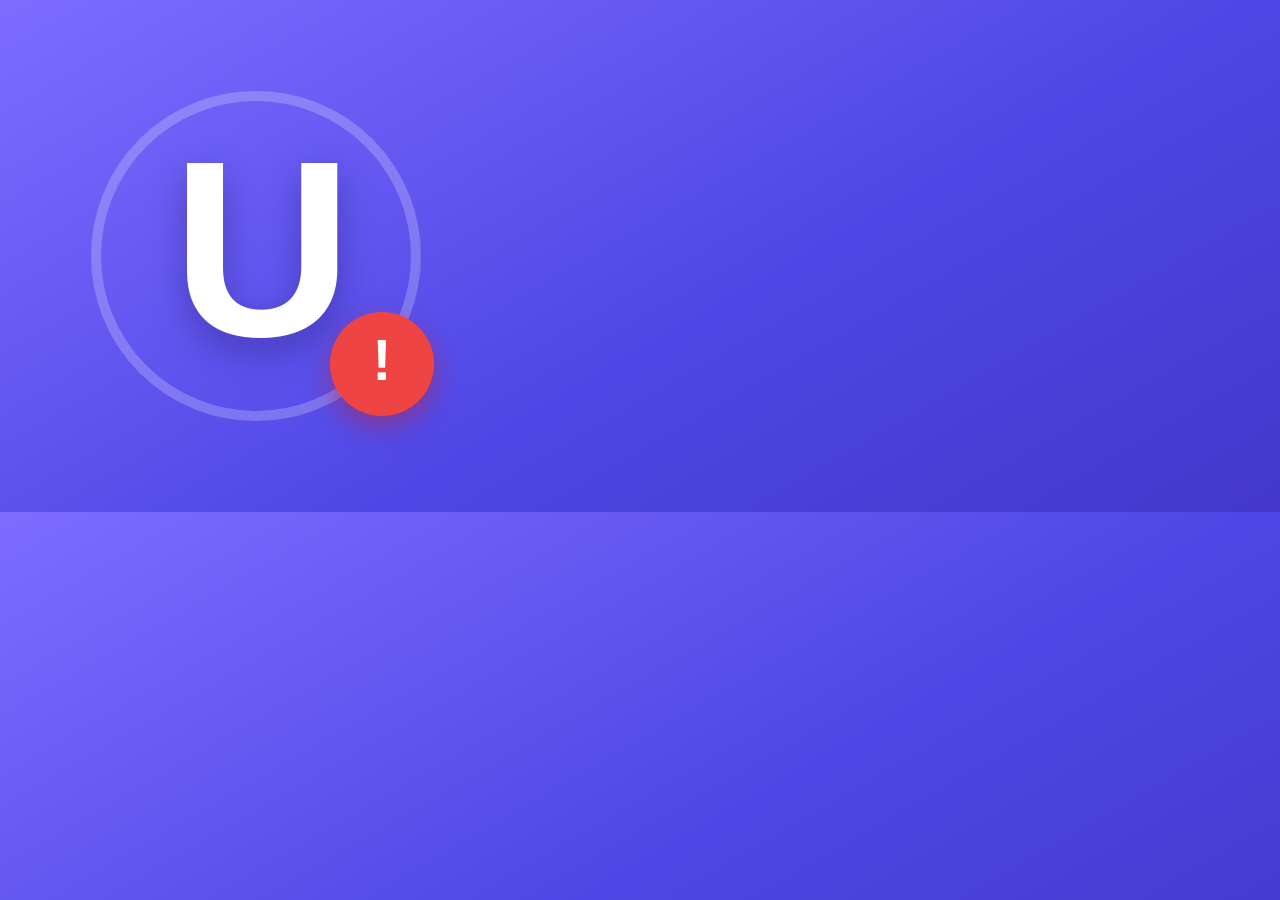
<file: design/xhs-icon.html>
<!DOCTYPE html><html><head><meta charset="utf-8"><style>
*{margin:0;padding:0;box-sizing:border-box}
body{width:512px;height:512px;overflow:hidden;display:grid;place-items:center;
 background:linear-gradient(150deg,#7c6dff 0%,#4f46e5 58%,#4338ca 100%);
 font-family:"PingFang SC","Microsoft YaHei",sans-serif }
.wrap{position:relative;width:100%;height:100%;display:grid;place-items:center}
.ring{position:absolute;width:330px;height:330px;border:10px solid rgba(255,255,255,.22);border-radius:50%}
.u{font-size:250px;font-weight:800;color:#fff;letter-spacing:-.05em;line-height:1;
   text-shadow:0 14px 34px rgba(30,20,90,.35);transform:translateY(-6px)}
.badge{position:absolute;right:78px;bottom:96px;width:104px;height:104px;border-radius:50%;
 background:#ef4444;display:grid;place-items:center;box-shadow:0 10px 24px rgba(200,30,30,.45)}
.badge span{font-size:58px;font-weight:800;color:#fff;line-height:1;transform:translateY(-4px)}
</style></head><body><div class="wrap">
<div class="ring"></div><div class="u">U</div>
<div class="badge"><span>!</span></div>
</div></body></html>
</file>
<file: web/styles.css>
/* ============================================================
   U盘体检台 — 样式
   浅色主题 / 无外部依赖 / 响应式
   ============================================================ */

:root {
  --bg: #f7f8fa;
  --surface: #ffffff;
  --ink: #0f172a;
  --ink-2: #334155;
  --ink-3: #64748b;
  --line: #e4e8ee;
  --line-2: #eef1f5;
  --accent: #4f46e5;
  --accent-soft: #eef2ff;
  --accent-line: #c7d2fe;
  --ok: #059669;
  --ok-soft: #ecfdf5;
  --ok-line: #a7f3d0;
  --warn: #b45309;
  --warn-soft: #fffbeb;
  --warn-line: #fde68a;
  --bad: #dc2626;
  --bad-soft: #fef2f2;
  --bad-line: #fecaca;
  --radius: 16px;
  --shadow: 0 1px 2px rgba(15, 23, 42, .04), 0 10px 30px -18px rgba(15, 23, 42, .22);
  --mono: ui-monospace, "Cascadia Code", "SFMono-Regular", Consolas, "Liberation Mono", monospace;
}

* { box-sizing: border-box; }

/* 有些元素自带 display（grid/flex），会盖掉 [hidden] 的默认样式，这里强制还原 */
[hidden] { display: none !important; }

/* 网格子项默认 min-width:auto，长代码行会把整列撑出视口，必须允许收缩 */
.hero > *, .grid-2 > *, .grid-3 > * { min-width: 0; }

html { scroll-behavior: smooth; }

body {
  margin: 0;
  background:
    radial-gradient(1100px 520px at 78% -8%, #eef2ff 0%, rgba(238, 242, 255, 0) 62%),
    var(--bg);
  color: var(--ink);
  font: 15px/1.65 -apple-system, BlinkMacSystemFont, "Segoe UI", "PingFang SC",
        "Hiragino Sans GB", "Microsoft YaHei", sans-serif;
  -webkit-font-smoothing: antialiased;
}

h1, h2, h3 { margin: 0; line-height: 1.25; letter-spacing: -.015em; }
p { margin: 0; }
a { color: var(--accent); text-decoration: none; }
a:hover { text-decoration: underline; }
code { font-family: var(--mono); font-size: .92em; background: var(--line-2); padding: 1px 5px; border-radius: 5px; overflow-wrap: anywhere; word-break: break-word; }
em { font-style: normal; color: var(--ink-3); }

.wrap { width: min(1080px, calc(100% - 40px)); margin-inline: auto; }

/* ---------- 顶栏 ---------- */
.topbar {
  position: sticky; top: 0; z-index: 50;
  background: rgba(255, 255, 255, .82);
  backdrop-filter: saturate(180%) blur(12px);
  border-bottom: 1px solid var(--line);
}
.topbar-inner { display: flex; align-items: center; justify-content: space-between; height: 60px; gap: 16px; }
.brand { display: flex; align-items: center; gap: 9px; color: var(--ink); font-weight: 700; letter-spacing: -.01em; }
.brand:hover { text-decoration: none; }
.brand-mark {
  display: grid; place-items: center; width: 26px; height: 26px; border-radius: 8px;
  background: linear-gradient(145deg, #4f46e5, #7c3aed); color: #fff;
  font-size: 14px; font-weight: 800;
}
.brand-name { font-size: 15.5px; }
.brand-badge {
  font-size: 10.5px; font-weight: 600; color: var(--accent);
  background: var(--accent-soft); border: 1px solid var(--accent-line);
  padding: 2px 7px; border-radius: 99px; letter-spacing: .02em;
}
.nav { display: flex; align-items: center; gap: 4px; }
.nav a {
  font-size: 13.5px; color: var(--ink-2); padding: 6px 10px; border-radius: 8px;
}
.nav a:hover { background: var(--line-2); text-decoration: none; color: var(--ink); }
.nav-ghost { border: 1px solid var(--line); }

/* ---------- 首屏 ---------- */
.hero {
  display: grid; grid-template-columns: 1.15fr .85fr; gap: 40px; align-items: center;
  padding: 64px 0 20px;
}
.hero h1 { font-size: clamp(30px, 4.4vw, 46px); font-weight: 800; }
.hl { color: var(--accent); }
.lede { margin-top: 18px; font-size: 16px; color: var(--ink-2); max-width: 46em; }
.hero-actions { display: flex; flex-wrap: wrap; gap: 12px; margin-top: 26px; }
.facts { display: flex; flex-wrap: wrap; gap: 8px 22px; list-style: none; margin: 26px 0 0; padding: 0; font-size: 13px; color: var(--ink-3); }
.facts b { color: var(--ink); font-weight: 700; }

.hero-card {
  background: #0f172a; border-radius: 14px; overflow: hidden;
  box-shadow: 0 24px 50px -28px rgba(15, 23, 42, .6);
  border: 1px solid #1e293b;
}
.hc-head { display: flex; align-items: center; gap: 6px; padding: 10px 14px; border-bottom: 1px solid #1e293b; }
.dot { width: 9px; height: 9px; border-radius: 50%; }
.dot-red { background: #ef4444; } .dot-amber { background: #f59e0b; } .dot-green { background: #22c55e; }
.hc-title { margin-left: 6px; font-size: 11.5px; color: #94a3b8; font-family: var(--mono); }
.hc-code {
  margin: 0; padding: 16px 18px; font-family: var(--mono); font-size: 11.6px; line-height: 1.85;
  color: #cbd5e1; white-space: pre-wrap; overflow-wrap: anywhere; overflow-x: auto;
}
.c-dim { color: #64748b; } .c-key { color: #a5b4fc; font-weight: 700; } .c-bad { color: #fca5a5; font-weight: 700; }
.hc-foot { padding: 11px 18px; border-top: 1px solid #1e293b; font-size: 11.5px; color: #94a3b8; }

/* ---------- 区块 ---------- */
.section { padding: 54px 0 8px; scroll-margin-top: 70px; }
.sec-head { display: flex; gap: 16px; align-items: flex-start; margin-bottom: 22px; }
.sec-num {
  flex: none; display: grid; place-items: center; width: 34px; height: 34px; border-radius: 10px;
  background: var(--surface); border: 1px solid var(--line); color: var(--ink-3);
  font-family: var(--mono); font-size: 12.5px; font-weight: 700; box-shadow: var(--shadow);
}
.sec-head h2 { font-size: 22px; font-weight: 750; }
.sec-head p { margin-top: 6px; color: var(--ink-3); font-size: 14px; max-width: 62em; }

/* ---------- 卡片 ---------- */
.card {
  background: var(--surface); border: 1px solid var(--line); border-radius: var(--radius);
  padding: 22px; box-shadow: var(--shadow);
}
.card-title { font-size: 15px; font-weight: 700; margin-bottom: 12px; }
.grid-2 { display: grid; grid-template-columns: 1fr 1fr; gap: 20px; align-items: start; }
.grid-3 { display: grid; grid-template-columns: repeat(3, 1fr); gap: 14px; }
.tight { gap: 12px; }
.mt { margin-top: 16px; }
.mb { margin-bottom: 16px; }
.prose-sm { font-size: 13.2px; line-height: 1.75; color: var(--ink-2); margin: 0 0 12px; }
kbd {
  font-family: var(--mono); font-size: 11.5px; color: var(--ink-2);
  background: var(--line-2); border: 1px solid var(--line); border-bottom-width: 2px;
  border-radius: 5px; padding: 1px 5px; white-space: nowrap;
}
.row-2 { display: flex; align-items: center; gap: 12px; flex-wrap: wrap; }

/* ---------- 表单 ---------- */
.field { display: block; margin-bottom: 16px; }
.label { display: block; font-size: 13px; font-weight: 600; color: var(--ink-2); margin-bottom: 7px; }
.label em { font-weight: 400; font-size: 12px; margin-left: 4px; }
input[type="text"], input[type="number"], select, textarea {
  width: 100%; padding: 10px 12px; font: inherit; font-size: 14px; color: var(--ink);
  background: #fcfcfd; border: 1px solid var(--line); border-radius: 10px;
  transition: border-color .15s, box-shadow .15s, background .15s;
}
input:focus, select:focus, textarea:focus {
  outline: none; background: #fff; border-color: var(--accent);
  box-shadow: 0 0 0 3px rgba(79, 70, 229, .12);
}
textarea { font-family: var(--mono); font-size: 12.4px; resize: vertical; line-height: 1.6; }
#mLetter { text-transform: uppercase; font-family: var(--mono); text-align: center; }

.chips { display: flex; flex-wrap: wrap; gap: 7px; margin-bottom: 9px; }
.chips button {
  font: inherit; font-size: 12.5px; padding: 5px 11px; border-radius: 99px; cursor: pointer;
  background: #fff; border: 1px solid var(--line); color: var(--ink-2);
}
.chips button:hover { border-color: var(--accent-line); color: var(--accent); }
.chips button.is-on { background: var(--accent-soft); border-color: var(--accent-line); color: var(--accent); font-weight: 600; }

.checks { display: grid; gap: 8px; }
.checks label {
  display: flex; gap: 9px; align-items: flex-start; font-size: 13.5px; color: var(--ink-2);
  padding: 8px 11px; border: 1px solid var(--line); border-radius: 10px; cursor: pointer;
  background: #fcfcfd; transition: border-color .15s, background .15s;
}
.checks label:hover { border-color: var(--accent-line); }
.checks input { margin: 3px 0 0; accent-color: var(--accent); flex: none; }
.checks input:checked + span { color: var(--ink); font-weight: 600; }

/* ---------- 按钮 ---------- */
.btn {
  display: inline-flex; align-items: center; justify-content: center; gap: 7px;
  font: inherit; font-size: 14px; font-weight: 600; padding: 10px 18px;
  border-radius: 11px; border: 1px solid var(--line); background: #fff; color: var(--ink);
  cursor: pointer; transition: transform .08s, box-shadow .15s, background .15s, border-color .15s;
}
.btn:hover { border-color: #d3d9e2; box-shadow: 0 2px 8px rgba(15, 23, 42, .06); }
.btn:active { transform: translateY(1px); }
.btn:disabled { opacity: .5; cursor: not-allowed; box-shadow: none; }
.btn-primary { background: linear-gradient(180deg, #5b52ea, #4f46e5); border-color: #4f46e5; color: #fff; box-shadow: 0 6px 16px -8px rgba(79, 70, 229, .9); }
.btn-primary:hover:not(:disabled) { background: linear-gradient(180deg, #655cf0, #4b42dd); border-color: #4b42dd; }
.btn-lg { padding: 12px 22px; font-size: 15px; }
.btn-sm { padding: 7px 13px; font-size: 13px; border-radius: 9px; }
.btn-ghost { background: transparent; border-color: transparent; color: var(--ink-3); }
.btn-ghost:hover { background: var(--line-2); border-color: transparent; }

/* ---------- 结果区 ---------- */
.result-card { min-height: 220px; }
.empty-state { display: grid; place-items: center; text-align: center; height: 100%; min-height: 200px; gap: 8px; color: var(--ink-3); font-size: 13.5px; padding: 10px; }
.empty-icon { font-size: 30px; color: var(--line); }
.muted { color: var(--ink-3); font-size: 12.5px; }
.micro { font-size: 12.4px; color: var(--ink-3); line-height: 1.7; }
.note { margin-top: 14px; font-size: 12.8px; color: var(--ink-3); }

.score-top { display: flex; align-items: center; gap: 18px; margin-bottom: 18px; }
.ring {
  --p: 0; --c: var(--accent);
  flex: none; width: 96px; height: 96px; border-radius: 50%; display: grid; place-items: center;
  background: conic-gradient(var(--c) calc(var(--p) * 1%), #eef1f6 0);
  position: relative;
}
.ring::after {
  content: ""; position: absolute; inset: 9px; border-radius: 50%; background: #fff;
}
.ring-txt { position: relative; z-index: 1; text-align: center; line-height: 1.1; }
.ring-txt b { font-size: 26px; font-family: var(--mono); }
.ring-txt span { display: block; font-size: 11px; color: var(--ink-3); margin-top: 2px; }
.score-meta { min-width: 0; }
.score-level { font-size: 18px; font-weight: 750; }
.score-advice { font-size: 13px; color: var(--ink-2); margin-top: 5px; }

.reasons { list-style: none; margin: 0; padding: 0; display: grid; gap: 7px; }
.reasons li {
  display: flex; gap: 10px; align-items: baseline; font-size: 13px; color: var(--ink-2);
  padding: 8px 11px; background: #fbfbfd; border: 1px solid var(--line-2); border-radius: 9px;
}
.reasons .pts { flex: none; font-family: var(--mono); font-size: 11.5px; font-weight: 700; color: var(--bad); min-width: 30px; }
.reasons .pts.zero { color: var(--ink-3); }

/* 结论卡 */
.big-num { font-family: var(--mono); font-size: 34px; font-weight: 700; letter-spacing: -.02em; line-height: 1.15; }
.big-unit { font-size: 13.5px; color: var(--ink-3); margin-top: 4px; }
.bar-compare { margin: 16px 0 6px; }
.bar-track { height: 12px; border-radius: 99px; background: #eef1f6; overflow: hidden; display: flex; }
.bar-real { height: 100%; background: linear-gradient(90deg, #dc2626, #f97316); border-radius: 99px 0 0 99px; }
.bar-legend { display: flex; justify-content: space-between; font-size: 11.5px; color: var(--ink-3); margin-top: 6px; }
.kv { display: grid; grid-template-columns: auto 1fr; gap: 7px 14px; margin: 16px 0 0; font-size: 13px; }
.kv dt { color: var(--ink-3); }
.kv dd { margin: 0; text-align: right; font-family: var(--mono); font-size: 12.6px; color: var(--ink); }
.dash { margin: 16px 0; border: 0; border-top: 1px dashed var(--line); }

/* ---------- 代码块 ---------- */
.codeblock { position: relative; background: #0f172a; border-radius: 12px; overflow: hidden; }
.codeblock pre {
  margin: 0; padding: 15px 16px; font-family: var(--mono); font-size: 12.4px; line-height: 1.85;
  color: #dbeafe; white-space: pre-wrap; word-break: break-all;
}
.copy-btn {
  position: absolute; top: 8px; right: 8px; z-index: 1;
  font: inherit; font-size: 11px; padding: 4px 9px; border-radius: 7px; cursor: pointer;
  background: rgba(255, 255, 255, .1); color: #cbd5e1; border: 1px solid rgba(255, 255, 255, .14);
}
.copy-btn:hover { background: rgba(255, 255, 255, .18); color: #fff; }
.copy-btn.done { background: #059669; border-color: #059669; color: #fff; }

.hint-row { display: flex; flex-wrap: wrap; gap: 8px 18px; margin-top: 12px; }
.hint { font-size: 12.3px; color: var(--ink-3); }

/* ---------- 折叠 / 表格 ---------- */
.fold { margin-top: 16px; border-top: 1px dashed var(--line); padding-top: 12px; }
.fold summary { cursor: pointer; font-size: 13px; font-weight: 600; color: var(--ink-2); }
.fold summary::marker { color: var(--accent); }
.table-wrap { overflow-x: auto; margin-top: 12px; }
table { width: 100%; border-collapse: collapse; font-size: 12.8px; }
th, td { text-align: left; padding: 8px 10px; border-bottom: 1px solid var(--line-2); }
th { color: var(--ink-3); font-weight: 600; background: #fbfbfd; font-size: 12px; }
td:first-child { font-weight: 600; }

/* ---------- 提示条 ---------- */
.alert { padding: 13px 15px; border-radius: 11px; font-size: 13px; line-height: 1.7; margin-bottom: 18px; }
.alert-warn { background: var(--warn-soft); border: 1px solid var(--warn-line); color: #78350f; }
.alert-info { background: var(--accent-soft); border: 1px solid var(--accent-line); color: #312e81; }
.alert-ok { background: var(--ok-soft); border: 1px solid var(--ok-line); color: #065f46; }
.alert-bad { background: var(--bad-soft); border: 1px solid var(--bad-line); color: #7f1d1d; }
.alert strong { font-weight: 700; }

/* ---------- Tabs ---------- */
.tabs { display: flex; gap: 4px; background: var(--line-2); padding: 4px; border-radius: 11px; margin-bottom: 18px; }
.tab {
  flex: 1; font: inherit; font-size: 13px; font-weight: 600; color: var(--ink-3);
  padding: 8px 6px; border: 0; border-radius: 8px; background: transparent; cursor: pointer;
}
.tab:hover { color: var(--ink-2); }
.tab.is-on { background: #fff; color: var(--ink); box-shadow: 0 1px 3px rgba(15, 23, 42, .1); }
.tabpane { display: none; }
.tabpane.is-on { display: block; }

/* ---------- 步骤列表 / 普通列表 ---------- */
.steps, .plain { margin: 0; padding-left: 20px; font-size: 13.2px; color: var(--ink-2); display: grid; gap: 9px; }
.plain { list-style: none; padding-left: 0; }
.plain li { padding: 10px 12px; background: #fbfbfd; border: 1px solid var(--line-2); border-radius: 10px; }
.steps li::marker { color: var(--accent); font-weight: 700; }

/* ---------- 进度 / 日志 ---------- */
.progress-bar { height: 9px; background: #eef1f6; border-radius: 99px; overflow: hidden; }
.progress-bar span { display: block; height: 100%; width: 0; border-radius: 99px; background: linear-gradient(90deg, #6366f1, #4f46e5); transition: width .2s; }
.progress-meta { display: flex; justify-content: space-between; font-size: 12px; color: var(--ink-3); margin-top: 7px; font-family: var(--mono); }
.log {
  margin-top: 12px; max-height: 190px; overflow: auto; background: #0f172a; color: #cbd5e1;
  font-family: var(--mono); font-size: 11.6px; line-height: 1.75; padding: 12px 14px; border-radius: 10px;
  white-space: pre-wrap;
}

/* ---------- 图 ---------- */
.fig { margin: 0; }
.fig figcaption { font-size: 13.4px; color: var(--ink-2); margin-bottom: 6px; }
.fig svg { width: 100%; height: auto; display: block; }
.pill { font-size: 10.5px; font-weight: 700; padding: 2px 8px; border-radius: 99px; vertical-align: middle; }
.pill-beta { background: var(--warn-soft); border: 1px solid var(--warn-line); color: var(--warn); }

/* ---------- CTA / 分享 ---------- */
.cta-card { display: flex; align-items: center; justify-content: space-between; gap: 22px; flex-wrap: wrap; }
.cta-card h2 { font-size: 19px; }
.cta-card p { margin-top: 6px; font-size: 13.4px; color: var(--ink-3); max-width: 46em; }
.share-wrap { margin-top: 18px; display: grid; gap: 12px; justify-items: start; }
#shareCanvas {
  width: 100%; max-width: 380px; height: auto; border-radius: 14px;
  border: 1px solid var(--line); box-shadow: var(--shadow);
}
.share-img {
  width: 100%; max-width: 380px; height: auto; border-radius: 14px;
  border: 1px solid var(--line); box-shadow: var(--shadow);
  -webkit-touch-callout: default; user-select: auto;
}
.share-hint { color: var(--ink-3); }
.share-actions { display: flex; gap: 10px; }

/* ---------- 页脚 ---------- */
.footer {
  display: flex; justify-content: space-between; gap: 20px; flex-wrap: wrap;
  margin-top: 56px; padding: 26px 0 40px; border-top: 1px solid var(--line);
  font-size: 12.5px; color: var(--ink-3);
}
.footer p + p { margin-top: 6px; }
.foot-tags { display: flex; gap: 8px; align-items: flex-start; }
.foot-link { color: var(--ink-3); text-decoration: none; border-bottom: 1px solid var(--line); padding-bottom: 1px; transition: color .15s, border-color .15s; }
.foot-link:hover { color: var(--accent); border-color: var(--accent-line); }
.foot-tags span { font-size: 11.5px; color: var(--accent); background: var(--accent-soft); border: 1px solid var(--accent-line); padding: 3px 9px; border-radius: 99px; }

/* ---------- 响应式 ---------- */
@media (max-width: 900px) {
  .hero { grid-template-columns: 1fr; gap: 28px; padding-top: 40px; }
  .grid-2, .grid-3 { grid-template-columns: 1fr; }
  .big-num { font-size: 28px; }

  /* 手机上页面长达数千像素，导航必须留着，否则只能一路盲滑。
     收成一行可横向滑动的标签条：最后一个标签露出半截，就是「还能滑」的提示。 */
  .topbar-inner { height: 54px; gap: 8px; }
  .brand-badge { display: none; }
  .brand { flex: 0 0 auto; }
  .brand-name { font-size: 14.5px; white-space: nowrap; }
  .brand-mark { width: 24px; height: 24px; font-size: 13px; border-radius: 7px; }
  .nav {
    flex: 1 1 auto; min-width: 0; justify-content: flex-start; gap: 2px;
    overflow-x: auto; overflow-y: hidden;
    -webkit-overflow-scrolling: touch;
    scrollbar-width: none; -ms-overflow-style: none;
  }
  .nav::-webkit-scrollbar { display: none; }
  .nav a { flex: 0 0 auto; white-space: nowrap; font-size: 12.5px; padding: 5px 7px; }
  /* 外链在小程序/App 容器里跳不出去，移动端只留页脚一处入口 */
  .nav-ghost { display: none; }
}
@media (max-width: 520px) {
  .wrap { width: calc(100% - 28px); }
  .card { padding: 17px; }
  .sec-head { gap: 12px; }
  .hero h1 { font-size: 27px; }
  .btn-lg { width: 100%; }
  .tabs { font-size: 12px; }
  .section { padding-top: 34px; scroll-margin-top: 62px; }
}

@media (prefers-reduced-motion: reduce) {
  html { scroll-behavior: auto; }
  * { transition: none !important; }
}
</file>
